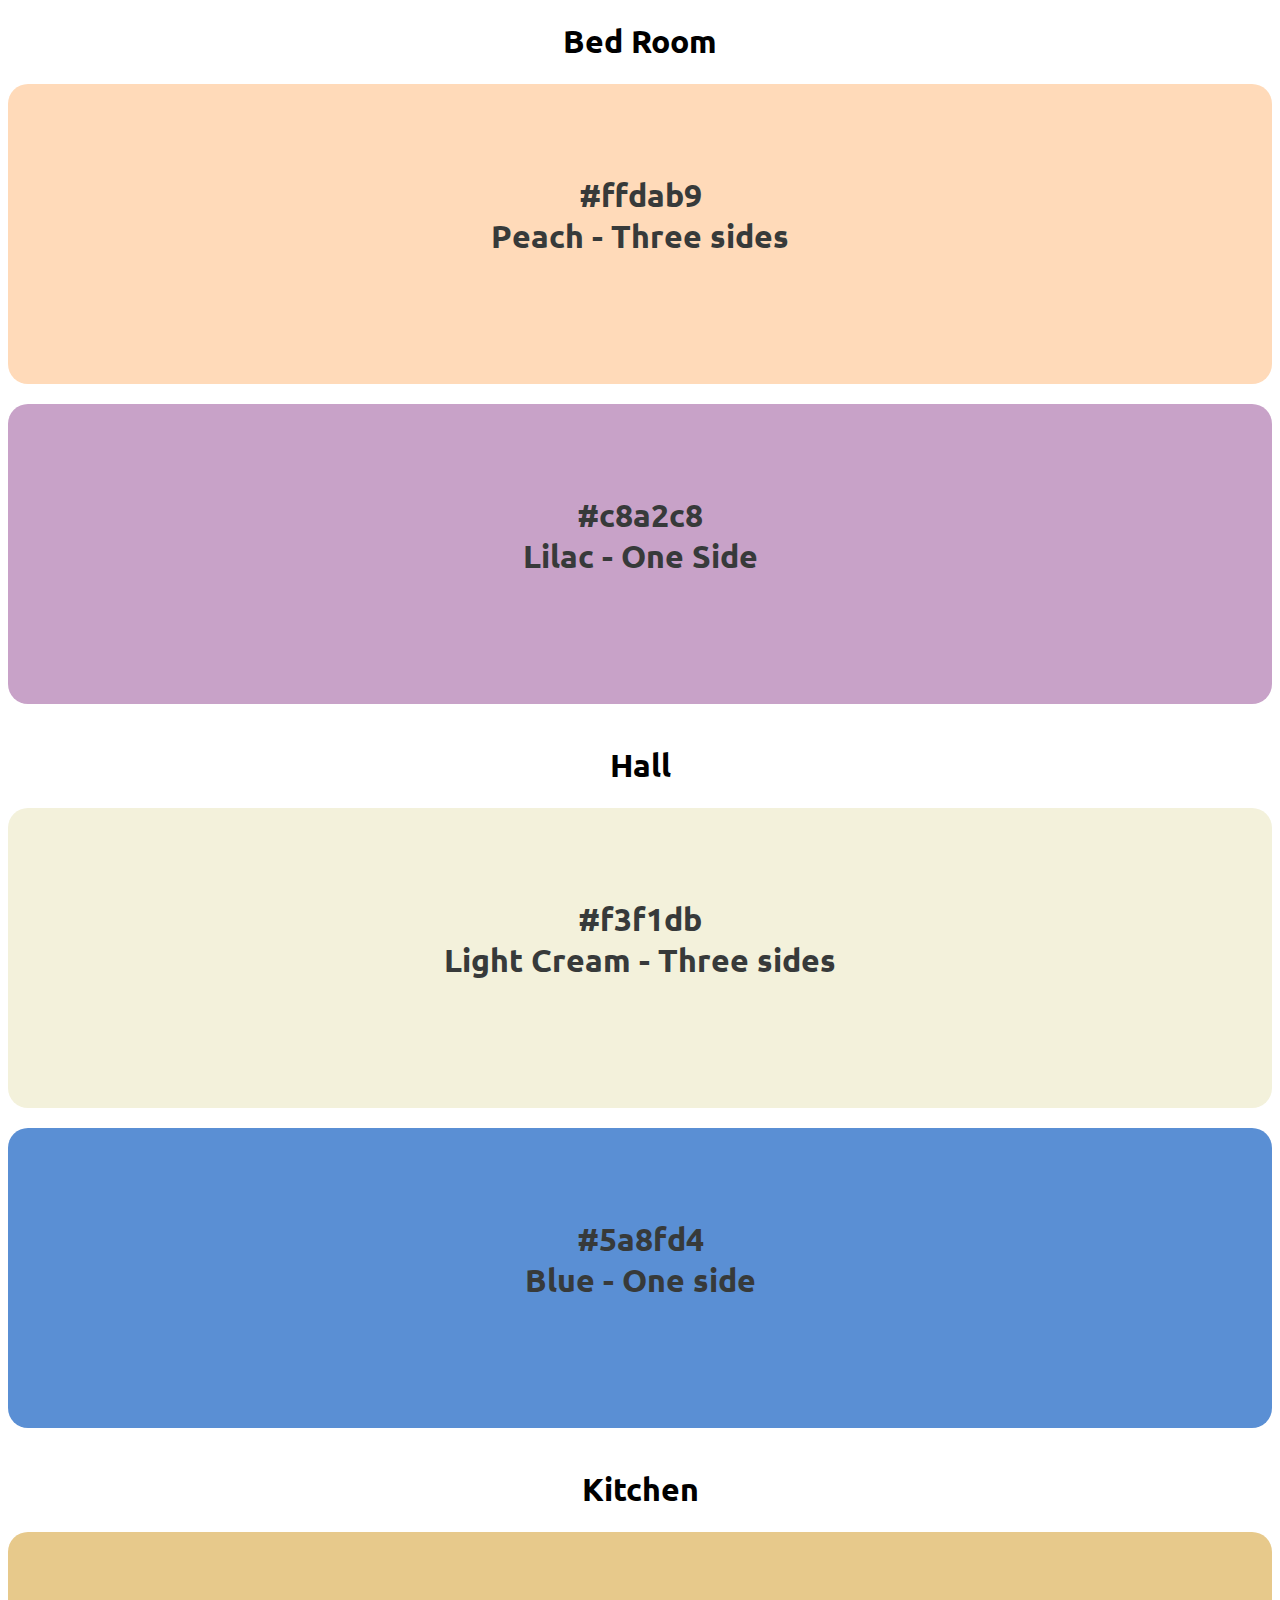
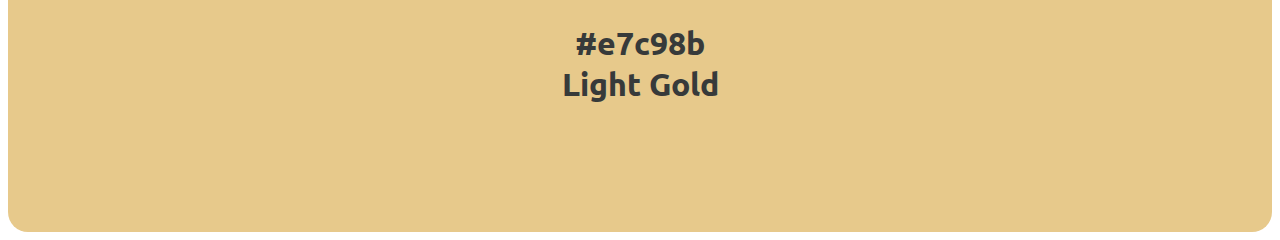
<file: index.html>
<!DOCTYPE html>
<html lang="en">
<head>
    <meta charset="UTF-8">
    <meta http-equiv="X-UA-Compatible" content="IE=edge">
    <meta name="viewport" content="width=device-width, initial-scale=1.0">
    <title>Home</title>
    <link rel="preconnect" href="https://fonts.googleapis.com">
<link rel="preconnect" href="https://fonts.gstatic.com" crossorigin>
<link href="https://fonts.googleapis.com/css2?family=Ubuntu&display=swap" rel="stylesheet">
    <link rel="stylesheet" href="style.css">

</head>
<body>
    <h1>Bed Room</h1>
    <div class="top">
        <h1>#ffdab9 <br> Peach - Three sides</h1>
    </div>
    <br>
    <div class="down">
        <h1>#c8a2c8 <br>Lilac - One Side</h1>
    </div>
    <br>
    <h1>Hall</h1>
    <div class="third">

        <h1>#f3f1db <br> Light Cream - Three sides</h1>
    </div>
    <br>
    <div class="fourth">
        <h1>#5a8fd4 <br> Blue - One side</h1>
    </div>
    <br>
    <h1>Kitchen</h1>
    <div class="fifth">
        <h1>#e7c98b <br> Light Gold</h1>
    </div>
</body>
</html>
</file>
<file: style.css>
body {
  text-align: center;
  font-family: "Ubuntu", sans-serif;
}
* {
  box-sizing: border-box;
}
div {
  height: 300px;
  border-radius: 20px;
  padding: 70px 0 0 0;
  color: rgb(55, 58, 58);
}
/* bedroom */
.top {
  background-color: #ffdab9;
}

.down {
  /* height: 300px; */
  background-color: #c8a2c8;
  /* border-radius: 20px; */
}

/* hall */
.third {
  background-color: #f3f1db;
}
.fourth {
  background-color: #5a8fd4;
}

/* kitchen */
.fifth {
  background-color: #e7c98b;
}
</file>
